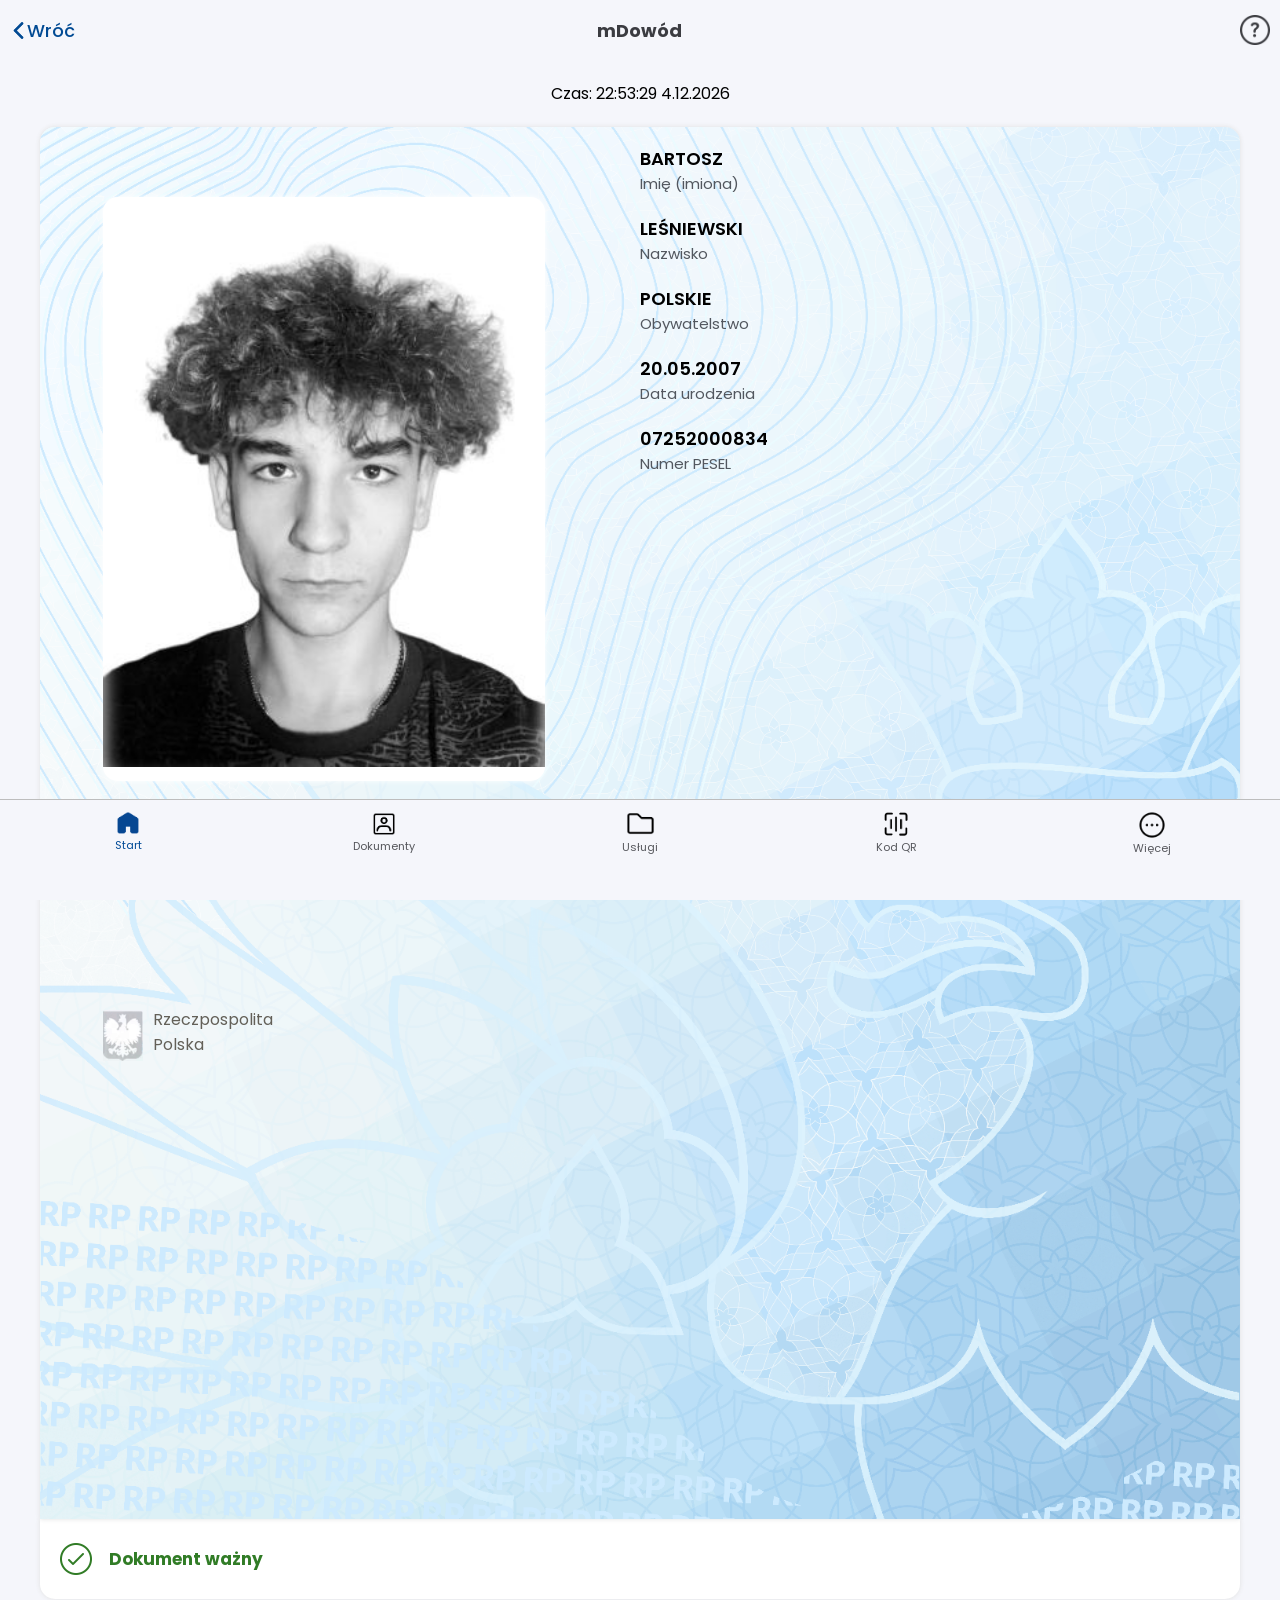
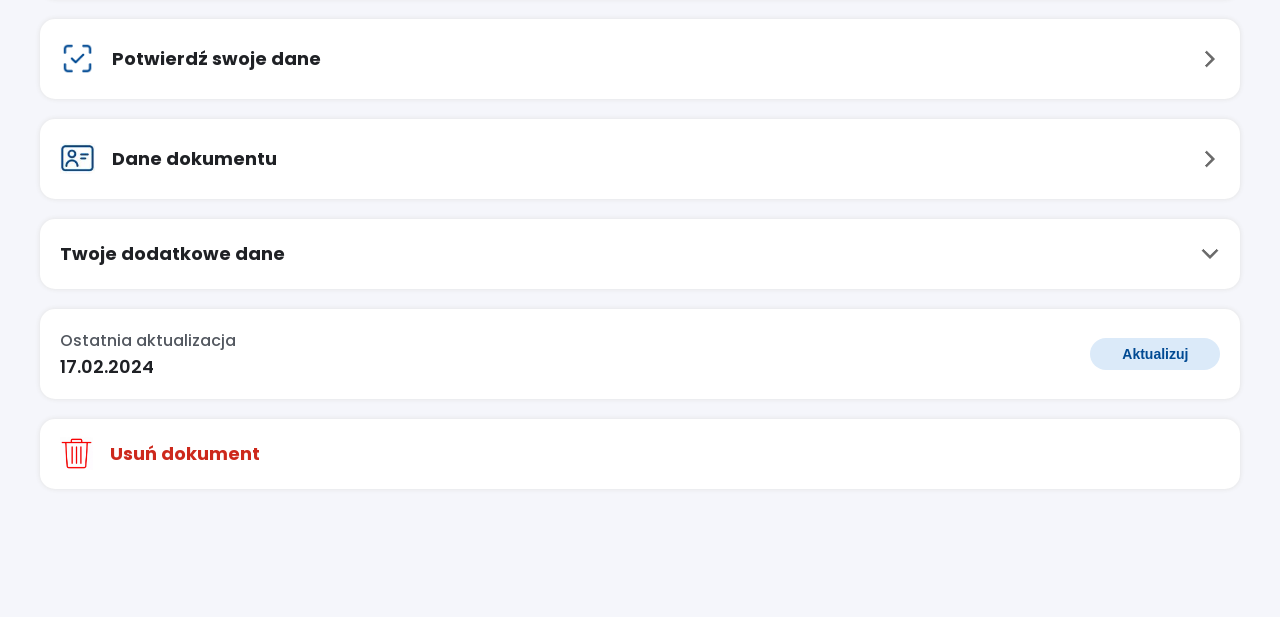
<file: index.html>
<!DOCTYPE html>
<html lang="pl">
<head>
<!--Strona została stworzona wyłącznie w celach edukacyjnych.
Nie jest przeznaczona do użytku praktycznego.
Prezentowane materiały, przykłady i treści służą tylko do nauki.
Proszę nie wykorzystywać zawartego tutaj kodu ani rozwiązań w innych projektach.-->
    <link rel="manifest" href="/manifest.json">
    <meta name="apple-mobile-web-app-capable" content="yes">
    <meta name="apple-mobile-web-app-status-bar-style" content="black">
    <meta name="apple-mobile-web-app-title" content="Moja Apka">
    <link rel="apple-touch-icon" href="/icons/icon-192.png">
    <meta http-equiv="Content-Type" content="text/html;charset=UTF-8">
    <link rel="icon" type="image/x-icon" href="ikonka.png">
    <title>mObywatel</title>
    <link rel="apple-touch-icon" href="ikonka.png">
    <meta name="format-detection" content="telephone=no">
    <link rel="shortcut icon" href="ikonka.png">
    <meta name="viewport" content="width=device-width, initial-scale=0.8, user-scalable=no">
    <style>
        @import url('https://fonts.googleapis.com/css2?family=Poppins:ital,wght@0,100;0,200;0,300;0,400;0,500;0,600;0,700;0,800;0,900;1,100;1,200;1,300;1,400;1,500;1,600;1,700;1,800;1,900&family=Roboto:ital,wght@0,100;0,300;0,400;0,500;0,700;0,900;1,100;1,300;1,400;1,500;1,700;1,900&display=swap');

::-webkit-scrollbar {
    width: 0px;
    height: 0px;
    background: transparent;
}

html, body {
    scrollbar-width: none;
    -ms-overflow-style: none;
}

.bottom_bar {
    position: fixed;
    bottom: 0;
    left: 0;
    width: 100%;
    height: 65px;
    z-index: 10000;
    background-color: #f5f6fb;
    border-top: 0.1px solid rgb(189, 189, 189);
    -webkit-transform: translateZ(0); /* wymusza stabilność na Safari */
}

::-webkit-scrollbar {
    display: none;
}

::-webkit-scrollbar-track {
    display: none;
}

::-webkit-scrollbar-thumb {
    display: none;
}

/**styling**/
body{
    background-color: #f5f6fb;
}

.back_img{
    width: 17px;
    margin-top: auto;
    margin-bottom: auto;
}

.action_grid{
    cursor: pointer;
    margin-left: 10px;
    display: grid;
    grid-template-columns: max-content max-content;
}

.title_text{
    font-size: 18px;
    color: #3b3c41;
    text-align: center;
    width: 100%;
    font-weight: bold;
    margin-top: auto;
    margin-bottom: auto;
    height: max-content;
}

.id_data_grid{
    position: absolute;
    top: 18px;
    left: 50%;
    display: grid;
    grid-template-columns: 100%;
    grid-auto-flow: row;
    grid-auto-rows: 70px;
}

.data_value{
    color: #52575f;
    height: max-content;
    margin-top: auto;
    margin-bottom: auto;
    font-size: 15px;
}

.data_holder{
    width: 100%;
    height: max-content;
    display: grid;
    grid-template-columns: 100%;
    grid-template-rows: max-content max-content;
}

.flag_video{
    position: absolute;
    top: 49.45%;
    left: 7.5%;
}

.data_title{
    font-weight: 600;
    font-size: 18px;
    height: max-content;
    margin-top: auto;
    margin-bottom: auto;
}

p{
    font-family: "Poppins", sans-serif;
}

*{
    -webkit-user-select: none; /* Safari */
    -ms-user-select: none; /* IE 10 and IE 11 */
    user-select: none; /* Standard syntax */
}

.id_image_data{
    position: relative;
}

.id_image{
    z-index: -1;
    width: 95%;
    margin-left: auto;
    margin-right: auto;
    display: block;
    z-index: -1;
    pointer-events: none;
    box-shadow: 0px 0px 5px rgb(224, 224, 224);
    border-radius: 15px 15px 0px 0px;
}

.other_grid{
    margin-top: 10px;
    display: grid;
    grid-auto-flow: row;
    grid-auto-rows: max-content;
    width: 95%;
    margin-left: auto;
    margin-right: auto;
}

.bottom_holder{
    position: relative;
    width: 100%;
    height: 80px;
    background-color: white;
    box-shadow: 0px 0px 5px rgb(224, 224, 224);
    border-radius: 15px;
    margin-top: 10px;
    margin-bottom: 10px;
}

.bottom_element_image{
    pointer-events: none;
    width: 28px;
    margin-left: auto;
    margin-right: auto;
    margin-top: auto;
    margin-bottom: auto;
}

.bottom_element_grid{
    margin-top: 5px;
    margin-left: auto;
    margin-right: auto;
    grid-template-columns: 100%;
    grid-template-rows: max-content max-content;
    height: max-content;
    width: 100%;
    display: grid;
}

.bottom_element_text{
    margin-top: 0;
    font-size: 11px;
    color: #57585d;
    font-weight: 400;
    text-align: center;
}

.bottom_text{
    font-size: 18px;
    font-weight: bold;
    margin-top: auto;
    margin-bottom: auto;
    margin-left: 17px;
}

.bottom_grid{
    position: relative;
    display: grid;
    grid-template-columns: max-content max-content max-content;
    height: 100%;
    width: max-content;
    margin-top: auto;
    margin-bottom: auto;
    margin-left: 20px;
    margin-right: auto;
}

.bottom_bar_grid{
    display: grid;
    grid-template-columns: repeat(5, calc(100% / 5));
    height: 100%;
    margin-top: 4px;
    width: 100%;
}

.bottom_image{
    pointer-events: none;
    width: 32px;
    margin-top: auto;
    margin-bottom: auto;
}

.bottom_bar{
    position: fixed;
    background-color: #f5f6fb;
    border-top: 0.1px solid rgb(189, 189, 189);
    bottom: 0;
    left: 0;
    width: 100%;
    height: 100px;
    z-index: 10000;
}

.inset{
    box-shadow: inset 0px 0px 20px white;
    background-color: transparent;
    position: absolute;
    top: 5%;
    left: 7.5%;
    width: 35%;
    border-radius: 15px;
    height: 42%;
    z-index: 1000;
    background-position: center;
    background-size: 100%;
    background-repeat: no-repeat;
}

.id_own_image{
    filter: grayscale(1);
    pointer-events: none;
    box-shadow: 0px 0px 5px white;
    position: absolute;
    top: 5%;
    left: 7.5%;
    width: 35%;
    border-radius: 15px;
    height: 42%;
    background-color: white;
    background-position: center;
    background-size: 100%;
    background-repeat: no-repeat;
}

.bottom_update{
    display: grid;
    grid-template-columns: 50% 50%;
    grid-template-rows: 100%;
    height: 100%;
}

.bottom_update_button{
    color: #014a93;
    background-color: #dbeaf9;
    width: 130px;
    font-size: 14px;
    font-weight: bold;
    height: 32px;
    margin-top: auto;
    margin-bottom: auto;
    margin-left: auto;
    margin-right: 20px;
    border-radius: 20px;
    border: none;
}

.bottom_update_grid{
    margin-left: 20px;
    margin-top: auto;
    margin-bottom: auto;
    display: grid;
    grid-template-columns: 100%;
    grid-template-rows: max-content max-content;
    height: max-content;
}

.bottom_update_text{
    height: max-content;
    margin-top: auto;
    margin-bottom: auto;
    color: #52575f;
    font-size: 16px;
    font-weight: 500;
}

.bottom_update_value{
    height: max-content;
    margin-top: auto;
    margin-bottom: auto;
    color: #1f2125;
    font-weight: 600;
    font-size: 18px;
}

.action_arrow{
    position: absolute;
    top: 0;
    bottom: 0;
    right: 20px;
    width: 20px;
    order: 100;
    margin-top: auto;
    margin-bottom: auto;
}

.id_bottom{
    box-shadow: 0px 0px 5px rgb(224, 224, 224);
    border-radius: 0px 0px 15px 15px;
    background-color: white;
    height: 80px;
    z-index: 1;
    width: 95%;
    margin-left: auto;
    margin-right: auto;
}

.back_text{
    color: #014A93;
    font-weight: 500;
    font-size: 18px;
    height: max-content;
    margin-top: auto;
    margin-bottom: auto;
}

.help_img{
    width: 30px;
    margin-right: 10px;
    margin-left: auto;
    margin-top: auto;
    margin-bottom: auto;
    cursor: pointer;
}

.top_grid{
    z-index: 100000000;
    background-color: #f5f6fb;
    position: fixed;
    top: -10px;
    height: 60px;
    left: 0;
    width: 100%;
    display: grid;
    margin-top: 10px;
    grid-template-columns: repeat(3, calc(100% / 3));
}

.time_text{
    margin-top: 60px;
    margin-bottom: 20px;
    color: #666b72;
    margin-left: auto;
    margin-right: auto;
    text-align: center;
}
        .current_time{
            text-align: center;
            padding: 5px;
        }
.container:hover .rzecz {
  transform: scale(0.1);
  transition: transform 0.3s ease;
}
.rzecz{
    margin-top: 3%;
}
.tekst{
    margin-top: 7%;
}
    </style>

</head>
<body>
    <div class="top_grid">
        <div class="action_grid">
            <img src="wroc.png" class="back_img">
            <p class="back_text">Wróć</p>
        </div>
        <p class="title_text">mDowód</p>
        <img src="help.png" class="help_img">
    </div>
    <div class="bottom_bar">
        <div class="bottom_bar_grid">
            <div class="bottom_element_grid">
                <img class="bottom_element_image" src="start.png">
                <p class="bottom_element_text" style="color: #024b97;">Start</p>
            </div>
            <div class="bottom_element_grid" style="margin-top: 6px;">
                <img class="bottom_element_image" src="dok.png">
                <p class="bottom_element_text">Dokumenty</p>
            </div>
            <div class="bottom_element_grid" style="margin-top: 0px;">
                <img class="bottom_element_image" style="width: 31px; margin-top: 4px;" src="uslugi.png">
                <p class="bottom_element_text">Usługi</p>
            </div>
            <div class="bottom_element_grid" style="margin-top: 5px;">
                <img class="bottom_element_image" style="width: 30px;" src="kodqr.png">
                <p class="bottom_element_text">Kod QR</p>
            </div>
            <div class="bottom_element_grid" style="margin-top: 6px;">
                <img class="bottom_element_image" style="width: 30px;" src="wiecej.png">
                <p class="bottom_element_text">Więcej</p>
            </div>
        </div>
    </div>
    <p class="time_text"></p>
    <div class="current_time">
        <p id="currentTime"></p>
    </div>
    <div class="id_image_data">
        <img draggable="false" class="id_image" src="tlo.png">
        <div class="inset">
        </div>
        <div class="id_own_image" style="background-image: url('zdjjj.jpg');"></div>
        <div class="flag_video">
            <img src="flaga.gif" alt="flaga" height="70.5%" width="70%">
        </div>
	<div style="position: absolute; top: 62%; left: 7.5%; z-index: 100; display: flex; align-items: center;">
    <img src="rzecz123.gif" class="rzecz" style="width: 16%; height: auto;">
    <p style="margin-left: 10px; font-size: 16px; color: #636058; font-family: 'Poppins', sans-serif;"><p class="tekst" style="font-size: 16px; color: #636058; font-family: 'Poppins', sans-serif;">Rzeczpospolita <br>Polska</p></p>
</div>
        <div class="id_data_grid">
            <div class="data_holder">
                <p class="data_title firstname">BARTOSZ</p>
                <p class="data_value">Imię (imiona)</p>
            </div>
            <div class="data_holder">
                <p class="data_title surname">LEŚNIEWSKI</p>
                <p class="data_value">Nazwisko</p>
            </div>
            <div class="data_holder">
                <p class="data_title">POLSKIE</p>
                <p class="data_value">Obywatelstwo</p>
            </div>
            <div class="data_holder">
                <p class="data_title">20.05.2007</p>
                <p class="data_value">Data urodzenia</p>
            </div>
            <div class="data_holder">
                <p class="data_title">07252000834</p>
                <p class="data_value">Numer PESEL</p>
            </div>
        </div>
		
    </div>
    <div class="id_bottom">
        <div class="bottom_grid">
            <img class="bottom_image" src="wazny.png">
            <p class="bottom_text" style="color: #317C26; font-size: 17px;">Dokument ważny</p>
        </div>
    </div>
    <div class="other_grid">
        <div class="bottom_holder">
            <div class="bottom_grid">
                <img class="bottom_image" style="width: 35px;" src="dane.png">
                <p class="bottom_text" style="color: #1f2125;">Potwierdź swoje dane</p>
            </div>
            <img class="action_arrow" src="back.png">
        </div>
        <div class="bottom_holder">
            <div class="bottom_grid">
                <img class="bottom_image" style="width: 35px;" src="danedok.png">
                <p class="bottom_text" style="color: #1f2125;">Dane dokumentu</p>
            </div>
            <img class="action_arrow" src="back.png">
        </div>
        <div class="bottom_holder" style="height: 70px;">
            <div class="bottom_grid">
                <p class="bottom_text" style="color: #1f2125; margin-left: 0px;">Twoje dodatkowe dane</p>
            </div>
            <img class="action_arrow" style="rotate: 90deg;" src="back.png">
        </div>
        <div class="bottom_holder" style="height: 90px;">
            <div class="bottom_update">
                <div class="bottom_update_grid">
                    <p class="bottom_update_text" style="margin-left: 0px;">Ostatnia aktualizacja</p>
                    <p class="bottom_update_value" style="margin-left: 0px;">17.02.2024</p>
                </div>
                <button class="bottom_update_button">Aktualizuj</button>
            </div>
        </div>
        <div class="bottom_holder" style="height: 70px; margin-bottom: 120px;">
            <div class="bottom_grid">
                <img class="bottom_image" style="width: 33px;" src="trash.png">
                <p class="bottom_text" style="color: #cd291c;">Usuń dokument</p>
            </div>
        </div>
    </div>
    <script>
  if ('serviceWorker' in navigator) {
    navigator.serviceWorker.register('/sw.js');
  }
</script>
    <script>
        function updateTime() {
            const now = new Date();
            const timeString = 'Czas: '+  now.toLocaleTimeString('pl-PL') + '  ' + now.toLocaleDateString('pl-PL');
            document.getElementById('currentTime').innerText = timeString;
        }
        
        setInterval(updateTime, 1000);
        updateTime();
</script>
</body>
</html>
</file>
